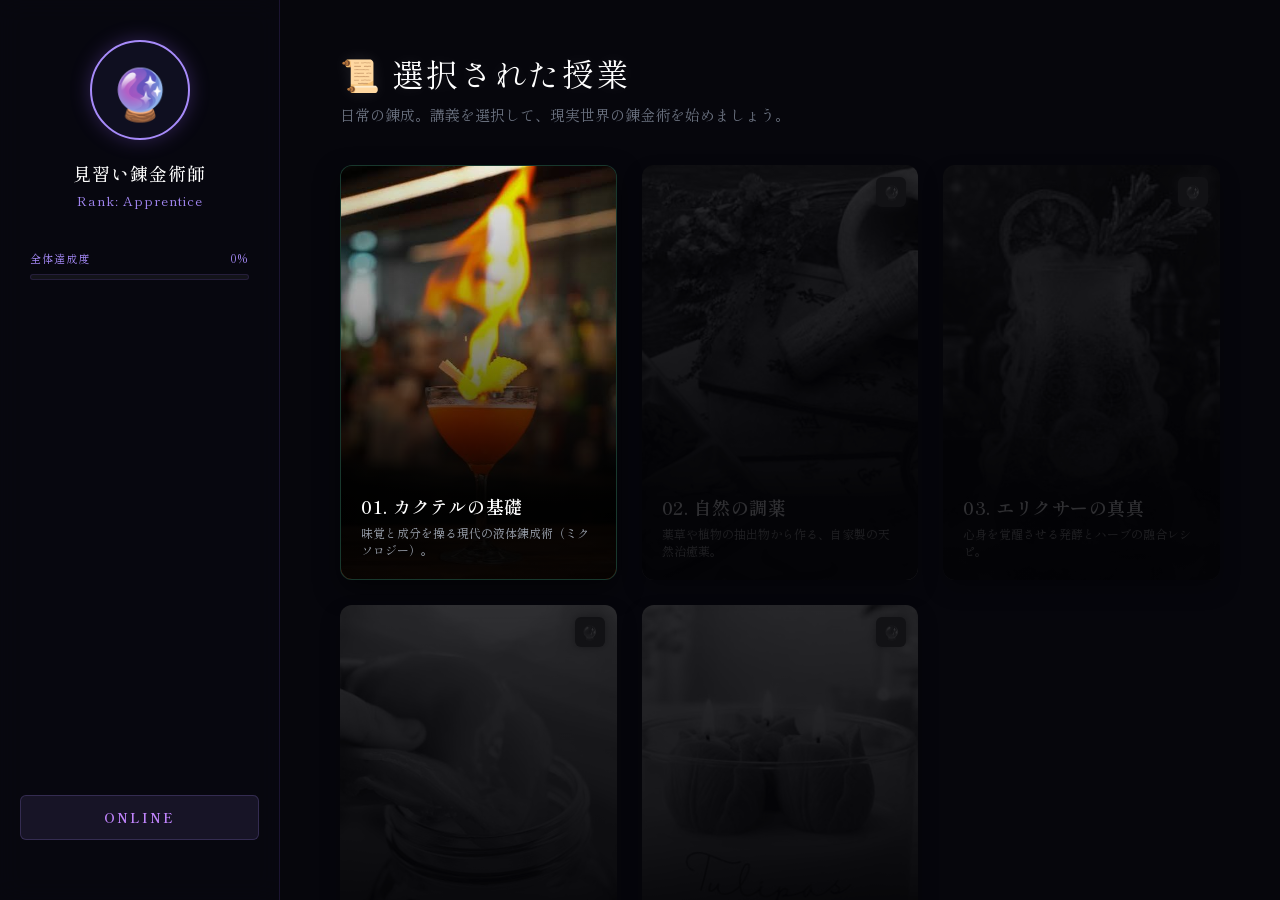
<file: laboratorio/laboratorio.html>
<!DOCTYPE html>
<html lang="ja">
<head>
    <meta charset="UTF-8">
    <meta name="viewport" content="width=device-width, initial-scale=1.0">
    <title>錬金術アカデミー - 講義録</title>
    <link rel="stylesheet" href="laboratorio.css">
    <link rel="preconnect" href="https://fonts.googleapis.com">
    <link rel="preconnect" href="https://fonts.gstatic.com" crossorigin>
    <link href="https://fonts.googleapis.com/css2?family=Shippori+Mincho:wght@400;500;700&display=swap" rel="stylesheet">
</head>
<body>

    <!-- AJUSTADO: ../audio/ para sair de laboratorio/ e acessar audio/ -->
    <audio id="bgMusic" loop>
        <source src="coco-begins-his-journey.mp3" type="audio/mpeg">
    </audio>

    <div id="cursor"></div>

    <div class="container-lab">
        <aside class="sidebar-alquimista">
            <div class="avatar-moldura">🔮</div>
            <h2>見習い錬金術師</h2>
            <p class="patente">Rank: Apprentice</p>
            
            <div class="progresso-sidebar">
                <div class="texto-progresso">
                    <span>全体達成度</span>
                        <span id="progresso-texto">0%</span>
                </div>
                <div class="barra-trilho">
                    <div class="barra-preenchimento" style="width: 0%;"></div>
                </div>
            </div>

            <div class="login-box">
                <span class="status-badge">ONLINE</span>
            </div>
        </aside>

        <!-- AJUSTADO: ../audio/ removendo a barra inicial -->
        <audio id="clickSound">
            <source src="typing.mp3" type="audio/mpeg">
        </audio>
        <audio id="hoverSound">
            <source src="lesiakower-minimalist-button-hover-sound-effect-399749.mp3" type="audio/mpeg">
        </audio>

        <main class="painel-aulas">
            <header class="header-painel">
                <h1>📜 選択された授業</h1>
                <p>日常の錬成。講義を選択して、現実世界の錬金術を始めましょう。</p>
            </header>

            <div class="grade-aulas">
                <div class="card-aula ativa" data-aula="1">
                    <div class="capa-container">
                        <!-- AJUSTADO: ../imgs/ -->
                        <img src="image.png" alt="ポーションの基礎" class="capa-aula">
                        <div class="overlay-info">
                            <h3>01. カクテルの基礎</h3>
                            <p>味覚と成分を操る現代の液体錬成術（ミクソロジー）。</p>
                        </div>
                    </div>
                </div>

                <div class="card-aula trancada">
                    <div class="capa-container">
                        <div class="cadeado-roxo">🔮</div> 
                        <!-- AJUSTADO: ../imgs/ -->
                        <img src="images (1).jpg" alt="家庭薬の調製" class="capa-aula">
                        <div class="overlay-info">
                            <h3>02. 自然の調薬</h3>
                            <p>薬草や植物の抽出物から作る、自家製の天然治癒薬。</p>
                        </div>
                    </div>
                </div>

                <div class="card-aula trancada">
                    <div class="capa-container">
                        <div class="cadeado-roxo">🔮</div>
                        <!-- AJUSTADO: ../imgs/ -->
                        <img src="images.jpg" alt="秘薬の錬成" class="capa-aula">
                        <div class="overlay-info">
                            <h3>03. エリクサーの真真</h3>
                            <p>心身を覚醒させる発酵とハーブの融合レシピ。</p>
                        </div>
                    </div>
                </div>

                <div class="card-aula trancada">
                    <div class="capa-container">
                        <div class="cadeado-roxo">🔮</div>
                        <!-- AJUSTADO: ../imgs/ -->
                        <img src="image1.png" alt="菌類の調教" class="capa-aula">
                        <div class="overlay-info">
                            <h3>03. 菌類の調教</h3>
                            <p>目に見えない生命（発酵）を宿し、物質を激変させる技術。</p>
                        </div>
                    </div>
                </div>

                <!-- AULA 4: TRANCADA -->
                <div class="card-aula trancada">
                    <div class="capa-container">
                        <div class="cadeado-roxo">🔮</div>
                        <!-- AJUSTADO: ../imgs/ -->
                        <img src="image2.png" alt="香気と記憶" class="capa-aula">
                        <div class="overlay-info">
                            <h3>04. 香気と記憶</h3>
                            <p>植物の魂（エッセンス）を抽出し、精神を宿す調香術。</p>
                        </div>
                    </div>
                </div>
            </div>
        </main>
    </div>
    <script>
        window.addEventListener("load", () => {
            const progressoTexto = document.getElementById("progresso-texto");
            const bonusSalvo = localStorage.getItem("bonus_quiz_aula1");

            console.log("Tentando carregar o bônus no Lab:", bonusSalvo);

            if (bonusSalvo !== null && progressoTexto) {
                progressoTexto.innerText = `${bonusSalvo}%`;
            }
        });
    </script>
</body>
</html>
    <script src="laboratorio.js"></script>
</body>
</html>
</file>
<file: laboratorio/laboratorio.css>
* {
    margin: 0;
    padding: 0;
    box-sizing: border-box;
}

body {
    width: 100%;
    height: 100vh;
    background: #06060c;
    font-family: "Shippori Mincho", "Yu Gothic UI", "Segoe UI", sans-serif;
    color: white;
    overflow: hidden;
}

.container-lab {
    display: flex;
    width: 100%;
    height: 100vh;
}

/* SIDEBAR MÍSTICA */
.sidebar-alquimista {
    width: 280px;
    height: 100vh; /* Garante que a sidebar ocupe toda a altura da tela */
    background: rgba(8, 8, 16, 0.75);
    border-right: 1px solid rgba(139, 92, 246, 0.15);
    backdrop-filter: blur(12px);
    display: flex;
    flex-direction: column;
    align-items: center;
    padding: 40px 20px;
    z-index: 10;
}

.avatar-moldura {
    font-size: 50px;
    width: 100px;
    height: 100px;
    background: #0f0f20;
    border: 2px solid #a78bfa;
    border-radius: 50%;
    display: flex;
    justify-content: center;
    align-items: center;
    box-shadow: 0 0 20px rgba(139, 92, 246, 0.3);
    margin-bottom: 20px;
}

.sidebar-alquimista h2 {
    font-size: 18px;
    font-weight: 500;
    letter-spacing: 1px;
}

.patente {
    color: #a78bfa;
    font-size: 13px;
    margin-top: 5px;
    letter-spacing: 1px;
}

.login-box {
    margin-top: auto; /* Empurra o botão ONLINE para o rodapé da sidebar */
    width: 100%;
    padding-bottom: 20px; /* Não deixa encostar totalmente na borda de baixo */
}

.status-badge {
    display: block;
    text-align: center;
    background: rgba(167, 139, 250, 0.1);
    color: #c084fc;
    border: 1px solid rgba(167, 139, 250, 0.2);
    padding: 12px;
    border-radius: 6px;
    font-size: 13px;
    font-weight: bold;
    letter-spacing: 2px;
}

.progresso-sidebar {
    width: 100%;
    margin-top: 40px;
    margin-bottom: 40px; /* Dá uma distância fixa confortável para o que vier abaixo */
    padding: 0 10px;
}

.texto-progresso {
    display: flex;
    justify-content: space-between;
    font-size: 11px;
    color: #a78bfa;
    margin-bottom: 8px;
    letter-spacing: 1px;
    text-transform: uppercase;
}

.barra-trilho {
    width: 100%;
    height: 6px;
    background: rgba(255, 255, 255, 0.05);
    border-radius: 4px;
    overflow: hidden;
    border: 1px solid rgba(139, 92, 246, 0.15);
}

.barra-preenchimento {
    height: 100%;
    background: linear-gradient(90deg, #7c3aed, #34d399); /* Gradiente Roxo para Verde */
    box-shadow: 0 0 8px rgba(52, 211, 153, 0.4);
    transition: width 0.5s ease-in-out;
}
/* PAINEL DE AULAS RPG */
.painel-aulas {
    flex: 1;
    padding: 50px 60px;
    overflow-y: auto;
}

.header-painel h1 {
    font-size: 32px;
    font-weight: 400;
    letter-spacing: 2px;
    margin-bottom: 8px;
    text-shadow: 0 0 15px rgba(255,255,255,0.1);
}

.header-painel p {
    color: #6b7280;
    font-size: 15px;
    margin-bottom: 40px;
}


/* CARD LAYOUT (VERTICAL POSTER) */
.grade-aulas {
    display: grid;
    grid-template-columns: repeat(auto-fill, minmax(220px, 1fr));
    gap: 25px;
}

.card-aula {
    position: relative;
    border-radius: 12px;
    overflow: hidden;
    aspect-ratio: 2 / 3; /* Proporção de pôster idêntica à foto */
    background: #111;
    box-shadow: 0 10px 20px rgba(0,0,0,0.5);
    transition: transform 0.3s cubic-bezier(0.25, 1, 0.5, 1), box-shadow 0.3s;
}

.capa-container {
    width: 100%;
    height: 100%;
    position: relative;
}

.capa-aula {
    width: 100%;
    height: 100%;
    object-fit: cover;
    display: block;
    transition: transform 0.5s ease;
}

.overlay-info {
    position: absolute;
    inset: 0;
    background: linear-gradient(to top, rgba(0,0,0,0.95) 20%, rgba(0,0,0,0.4) 60%, transparent 100%);
    display: flex;
    flex-direction: column;
    justify-content: flex-end;
    padding: 20px;
}

.overlay-info h3 {
    font-size: 18px;
    font-weight: 600;
    margin-bottom: 6px;
    letter-spacing: 0.5px;
}

.overlay-info p {
    font-size: 12px;
    color: #9ca3af;
    line-height: 1.4;
}

/* CUSTOMIZAÇÃO DE CARD ATIVO */
/* EFEITO DE GLOW DISCRETO NA TRILHA ATIVA */
.card-aula.ativa {
    cursor: pointer;
    border: 1px solid rgba(52, 211, 153, 0.2); /* Borda verde sutil */
    box-shadow: 0 10px 25px rgba(0, 0, 0, 0.5);
}

/* HOVER ESTILO PREMIUM (IGUAL AO PRINT) */
.card-aula.ativa:hover {
    transform: translateY(-8px) scale(1.03);
    border-color: #34d399; /* Borda verde brilhante no hover */
    box-shadow: 0 15px 35px rgba(52, 211, 153, 0.25); /* Glow verde */
}

.card-aula.ativa:hover .capa-aula {
    transform: scale(1.06);
    filter: brightness(1.1); /* Dá uma leve iluminada na foto ao passar o mouse */
}

/* AJUSTE DO CADEADO ROXO PARA FICAR IGUAL AO PRINT */
.cadeado-roxo {
    position: absolute;
    top: 12px;
    right: 12px;
    z-index: 5;
    background: #7c3aed; 
    color: white;
    width: 30px;
    height: 30px;
    border-radius: 6px;
    display: flex;
    justify-content: center;
    align-items: center;
    font-size: 14px;
    box-shadow: 0 0 10px rgba(124, 58, 237, 0.7);
}

/* FILTRO MAIS PESADO PARA AS TRANCADAS */
.card-aula.trancada {
    filter: grayscale(100%) brightness(0.35); /* Mais escura, dando destaque total à ativa */
    opacity: 0.5;
    pointer-events: none;
}
</file>
